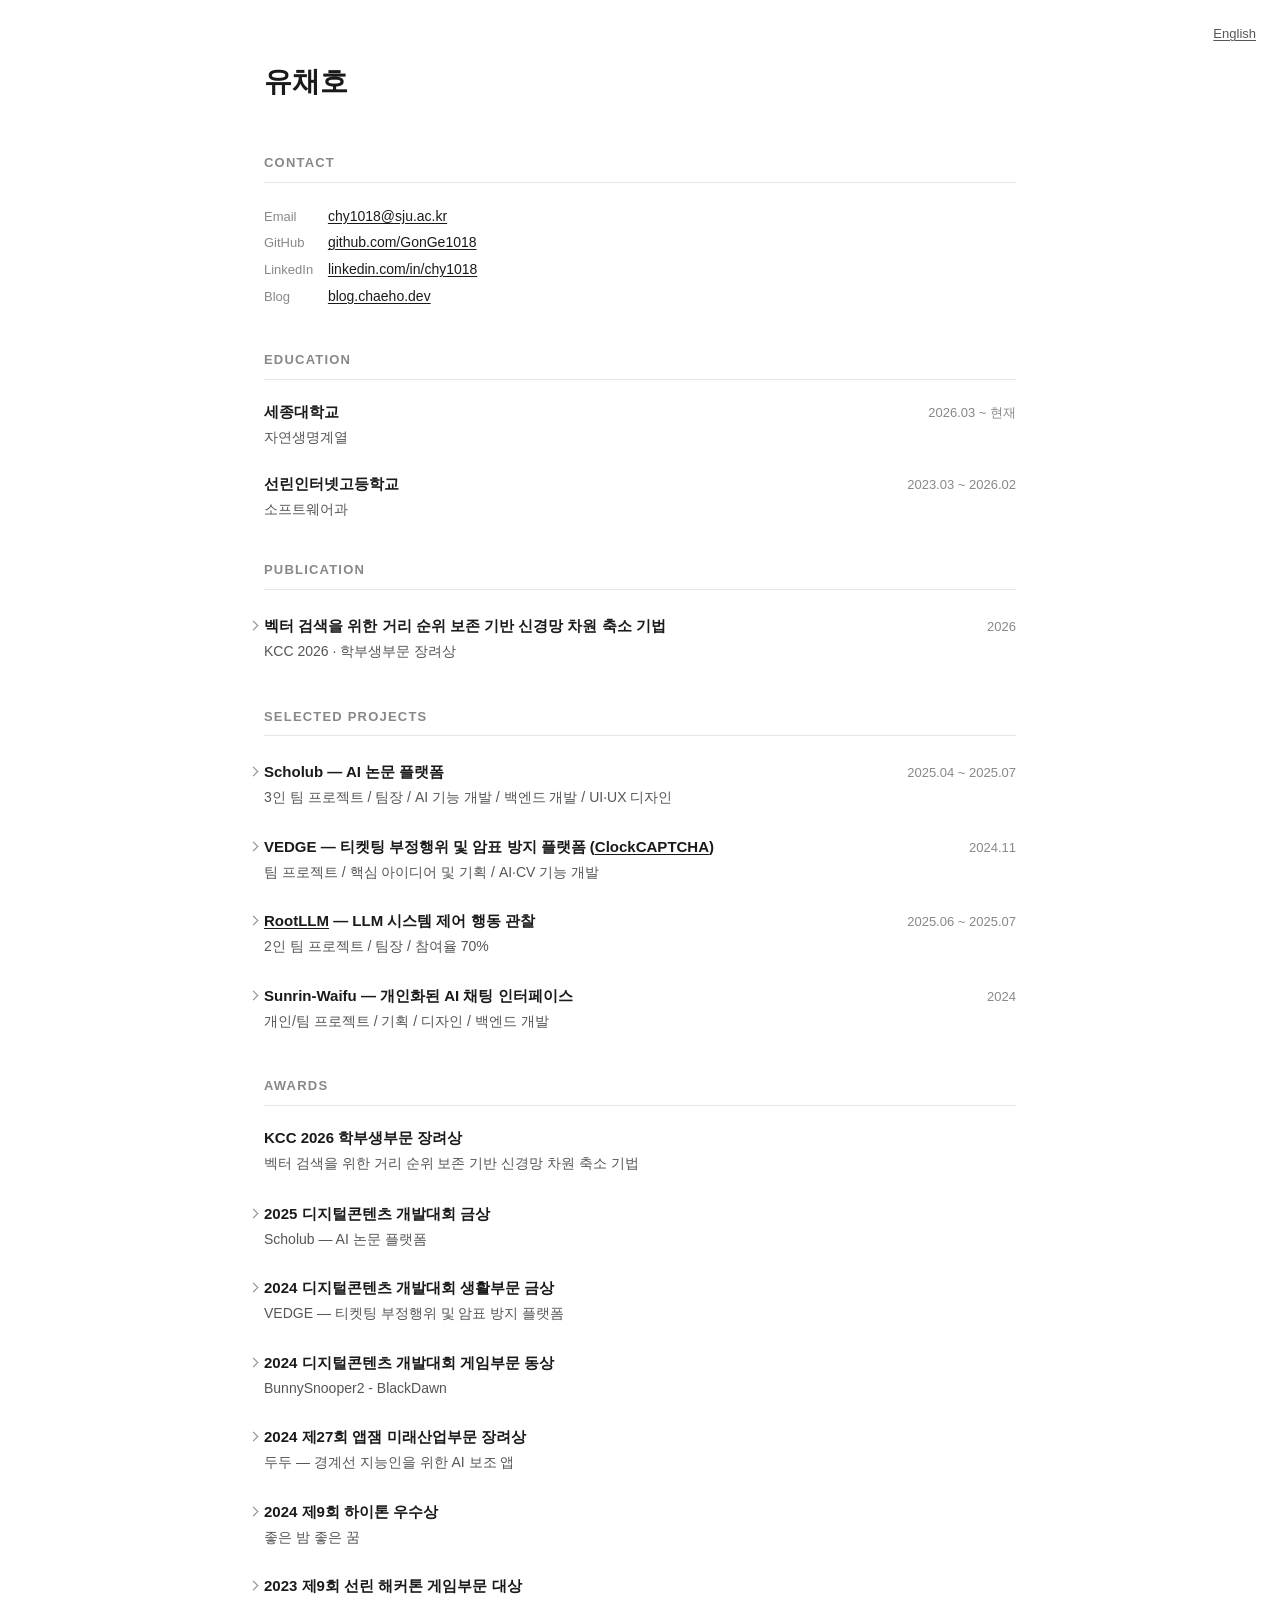
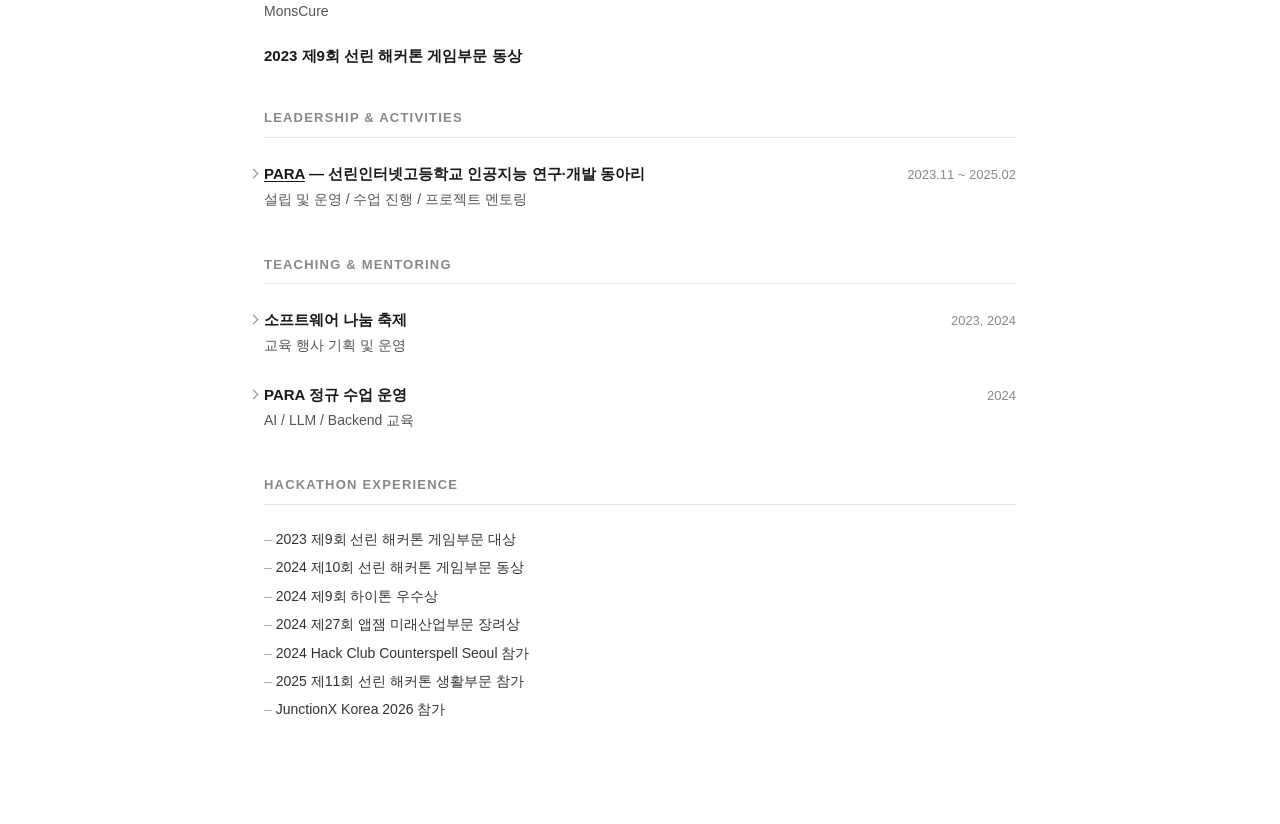
<file: index.html>
<!DOCTYPE html>
<html lang="ko">
<head>
  <meta charset="UTF-8">
  <meta name="viewport" content="width=device-width, initial-scale=1.0">
  <title>유채호</title>
  <link rel="stylesheet" href="style.css">
</head>
<body>
  <nav class="lang-switch"><a href="/en/">English</a></nav>

  <header>
    <h1>유채호</h1>
  </header>

  <section>
    <h2>Contact</h2>
    <ul class="contact-list">
      <li><span>Email</span> <a href="mailto:chy1018@sju.ac.kr">chy1018@sju.ac.kr</a></li>
      <li><span>GitHub</span> <a href="https://github.com/GonGe1018">github.com/GonGe1018</a></li>
      <li><span>LinkedIn</span> <a href="https://www.linkedin.com/in/chy1018/">linkedin.com/in/chy1018</a></li>
      <li><span>Blog</span> <a href="https://blog.chaeho.dev">blog.chaeho.dev</a></li>
    </ul>
  </section>

  <section>
    <h2>Education</h2>
    <div class="entry">
      <div class="entry-header">
        <h3>세종대학교</h3>
        <span class="date">2026.03 ~ 현재</span>
      </div>
      <p class="role">자연생명계열</p>
    </div>
    <div class="entry">
      <div class="entry-header">
        <h3>선린인터넷고등학교</h3>
        <span class="date">2023.03 ~ 2026.02</span>
      </div>
      <p class="role">소프트웨어과</p>
    </div>
  </section>

  <section>
    <h2>Publication</h2>
    <details class="entry entry-details">
      <summary>
        <span class="entry-header">
          <span class="entry-title" role="heading" aria-level="3">벡터 검색을 위한 거리 순위 보존 기반 신경망 차원 축소 기법</span>
          <span class="date">2026</span>
        </span>
        <span class="role">KCC 2026 · 학부생부문 장려상</span>
      </summary>
        <p class="desc">RAG 시스템에서 벡터 검색 속도와 메모리 사용량이 서비스 응답 성능의 병목이 될 수 있다는 문제의식에서 시작한 개인 연구입니다. 임베딩 벡터의 차원을 줄이면서도 원본 검색 결과를 보존하기 위해 거리 관계와 KNN 이웃 순위를 함께 보존하는 신경망 기반 차원 축소 모델을 설계했습니다.</p>
        <p class="desc">768차원 임베딩을 384차원으로 줄이면서도 FAISS HNSW 인덱스에서 검색 결과를 약 89.9% 이상 유지했고, 검색 속도는 약 1.5배 향상, 메모리 사용량은 약 48.2% 감소시키는 결과를 얻었습니다. 고등학교 재학 중 시작한 연구를 대학 진학 후 논문으로 정리해 KCC 2026에 제출했고, 채택되어 첫 학술대회 발표를 진행했습니다.</p>
    </details>
  </section>
  <section>
    <h2>Selected Projects</h2>
    <details class="entry entry-details">
      <summary>
        <span class="entry-header">
          <span class="entry-title" role="heading" aria-level="3">Scholub — AI 논문 플랫폼</span>
          <span class="date">2025.04 ~ 2025.07</span>
        </span>
        <span class="role">3인 팀 프로젝트 / 팀장 / AI 기능 개발 / 백엔드 개발 / UI·UX 디자인</span>
      </summary>
        <p class="desc">매일 수많은 논문이 공개되지만, 중요한 논문을 빠르게 찾고 이해하기 어렵다는 문제에서 출발한 AI 기반 논문 플랫폼입니다. arXiv 논문을 수집하고, 일정 기준에 따라 선별한 뒤, 뉴스 콘텐츠 형태로 변환해 사용자에게 제공하는 구조를 설계했습니다.</p>
        <p class="desc">논문 수집·선별·뉴스 가공 파이프라인, 추천 기능, 백엔드 구조, 전체 UI/UX 디자인을 담당했습니다. The AI Scientist 연구를 참고하여 LLM이 self-reflection과 앙상블 방식을 활용해 논문을 평가하고 선별하는 구조를 도입했습니다.</p>
    </details>
    <details class="entry entry-details">
      <summary>
        <span class="entry-header">
          <span class="entry-title" role="heading" aria-level="3">VEDGE — 티켓팅 부정행위 및 암표 방지 플랫폼 (<a href="https://github.com/GonGe1018/ClockCAPTCHA">ClockCAPTCHA</a>)</span>
          <span class="date">2024.11</span>
        </span>
        <span class="role">팀 프로젝트 / 핵심 아이디어 및 기획 / AI·CV 기능 개발</span>
      </summary>
        <p class="desc">기존 티켓팅 플랫폼이 Selenium 같은 자동화 도구로 쉽게 조작될 수 있다는 문제에서 출발한 프로젝트입니다. 암표 거래를 사후에 막는 것이 아니라, 부정 예매가 발생하기 어려운 티켓팅 구조를 만드는 데 초점을 맞췄습니다.</p>
        <p class="desc">Selenium이 HTML element를 특정하기 어렵게 만드는 Selenium-Guard 아이디어를 제안했고, 인간은 쉽게 읽을 수 있지만 CV 모델은 인식하기 어려운 아날로그 시계 CAPTCHA를 개발했습니다. 또한 모바일 티켓의 eKYC를 위해 iPhone TrueDepth 카메라 기반 얼굴 인식 방식을 연구했습니다.</p>
    </details>
    <details class="entry entry-details">
      <summary>
        <span class="entry-header">
          <span class="entry-title" role="heading" aria-level="3"><a href="https://github.com/GonGe1018/RootLLM">RootLLM</a> — LLM 시스템 제어 행동 관찰</span>
          <span class="date">2025.06 ~ 2025.07</span>
        </span>
        <span class="role">2인 팀 프로젝트 / 팀장 / 참여율 70%</span>
      </summary>
        <p class="desc">LLM 기반 에이전트가 컴퓨터 시스템을 직접 조작할 수 있을 때 어떤 행동 양상을 보이는지 관찰한 프로젝트입니다. 기존 LLM 안전성 논의가 답변 통제에 집중되어 있는 반면, 실제 시스템에서의 '행동'에 대한 고찰은 부족하다고 보고 실험을 설계했습니다.</p>
        <p class="desc">라즈베리파이와 VM 기반 리눅스 환경을 구축하고, LLM이 SSH를 통해 명령을 실행하도록 했습니다. 시스템 환경 정보 수집, 업데이트, 보안 강화, 웹 서버 실행 등의 행동 패턴을 관찰했습니다. 프로젝트 기획, 실험 설계, 인스턴스 세팅, SSH 입출력 제어 모듈, self-reflection 프롬프트 구조를 담당했습니다.</p>
    </details>
    <details class="entry entry-details">
      <summary>
        <span class="entry-header">
          <span class="entry-title" role="heading" aria-level="3">Sunrin-Waifu — 개인화된 AI 채팅 인터페이스</span>
          <span class="date">2024</span>
        </span>
        <span class="role">개인/팀 프로젝트 / 기획 / 디자인 / 백엔드 개발</span>
      </summary>
        <p class="desc">사용자가 AI를 단순한 챗봇이 아니라 친구처럼 느낄 수 있도록 만드는 것을 목표로 한 AI 채팅 인터페이스입니다. LLM을 활용해 대화를 생성하고, VITS로 음성을 합성했으며, Live2D 캐릭터 애니메이션을 적용했습니다. React와 Electron 기반 데스크톱 애플리케이션으로 개발했으며, 전반적인 기획, 전체 디자인, 백엔드 개발을 담당했습니다.</p>
    </details>
  </section>

  <section>
    <h2>Awards</h2>
    <div class="entry">
      <div class="entry-header">
        <h3>KCC 2026 학부생부문 장려상</h3>
      </div>
      <p class="role">벡터 검색을 위한 거리 순위 보존 기반 신경망 차원 축소 기법</p>
    </div>
    <details class="entry entry-details">
      <summary>
        <span class="entry-header">
          <span class="entry-title" role="heading" aria-level="3">2025 디지털콘텐츠 개발대회 금상</span>
        </span>
        <span class="role">Scholub — AI 논문 플랫폼</span>
      </summary>
        <p class="desc">arXiv 논문을 수집·선별하고 뉴스 콘텐츠로 변환하는 AI 기반 플랫폼을 개발했습니다. 프로젝트 기획, AI 기능 개발, 백엔드 개발, UI/UX 디자인, 팀장 역할을 맡았습니다.</p>
    </details>
    <details class="entry entry-details">
      <summary>
        <span class="entry-header">
          <span class="entry-title" role="heading" aria-level="3">2024 디지털콘텐츠 개발대회 생활부문 금상</span>
        </span>
        <span class="role">VEDGE — 티켓팅 부정행위 및 암표 방지 플랫폼</span>
      </summary>
        <p class="desc">티켓팅 자동화와 암표 문제를 해결하기 위한 플랫폼을 개발했습니다. Selenium-Guard 아이디어, 아날로그 시계 CAPTCHA, TrueDepth 기반 얼굴 인식/eKYC 연구를 담당했습니다.</p>
    </details>
    <details class="entry entry-details">
      <summary>
        <span class="entry-header">
          <span class="entry-title" role="heading" aria-level="3">2024 디지털콘텐츠 개발대회 게임부문 동상</span>
        </span>
        <span class="role">BunnySnooper2 - BlackDawn</span>
      </summary>
        <p class="desc">디펜스 게임 프로젝트에서 게임 기획, UI, 뉴스 시스템, 건물 및 캐릭터 관련 기능 개발을 담당했습니다.</p>
    </details>
    <details class="entry entry-details">
      <summary>
        <span class="entry-header">
          <span class="entry-title" role="heading" aria-level="3">2024 제27회 앱잼 미래산업부문 장려상</span>
        </span>
        <span class="role">두두 — 경계선 지능인을 위한 AI 보조 앱</span>
      </summary>
        <p class="desc">경계선 지능인의 일상생활을 돕는 AI 캐릭터 기반 앱을 개발했습니다. LLM 기능과 앱 백엔드 개발을 담당했습니다.</p>
    </details>
    <details class="entry entry-details">
      <summary>
        <span class="entry-header">
          <span class="entry-title" role="heading" aria-level="3">2024 제9회 하이톤 우수상</span>
        </span>
        <span class="role">좋은 밤 좋은 꿈</span>
      </summary>
        <p class="desc">하이퍼캐주얼 게임 프로젝트에서 아이템, HTTP 통신 관련 기능, 발표자료 제작 및 발표를 담당했습니다.</p>
    </details>
    <details class="entry entry-details">
      <summary>
        <span class="entry-header">
          <span class="entry-title" role="heading" aria-level="3">2023 제9회 선린 해커톤 게임부문 대상</span>
        </span>
        <span class="role">MonsCure</span>
      </summary>
        <p class="desc">'건강'이라는 주제를 게임 속 몬스터의 건강으로 재해석한 2D RPG 게임을 개발했습니다. 첫 스테이지, 플레이어 이동, Git 협업 관리, 발표자료 제작을 담당했습니다.</p>
    </details>
    <div class="entry">
      <div class="entry-header">
        <h3>2023 제9회 선린 해커톤 게임부문 동상</h3>
      </div>
    </div>
  </section>

  <section>
    <h2>Leadership & Activities</h2>
    <details class="entry entry-details">
      <summary>
        <span class="entry-header">
          <span class="entry-title" role="heading" aria-level="3"><a href="https://sunrin-para.dev/">PARA</a> — 선린인터넷고등학교 인공지능 연구·개발 동아리</span>
          <span class="date">2023.11 ~ 2025.02</span>
        </span>
        <span class="role">설립 및 운영 / 수업 진행 / 프로젝트 멘토링</span>
      </summary>
        <p class="desc">교내에 인공지능을 깊게 다루는 환경이 부족하다고 느껴 인공지능 연구·개발 동아리 PARA를 개설하고 운영했습니다. 개설 전 수요 조사, 홍보, 브랜딩, 웹사이트 제작, 면접, 부원 선발, 커리큘럼 설계 등 운영 전반을 담당했습니다.</p>
        <p class="desc">동아리의 전반적인 수업을 진행했습니다. 개발 경험이 적은 후배들이 개인 프로젝트를 완성할 수 있도록 멘토링했으며, 동아리는 이후 학과 소속 정식 동아리로 승격되었습니다.</p>
    </details>
  </section>

  <section>
    <h2>Teaching & Mentoring</h2>
    <details class="entry entry-details">
      <summary>
        <span class="entry-header">
          <span class="entry-title" role="heading" aria-level="3">소프트웨어 나눔 축제</span>
          <span class="date">2023, 2024</span>
        </span>
        <span class="role">교육 행사 기획 및 운영</span>
      </summary>
        <p class="desc">중학생 대상 소프트웨어 교육 행사에서 교재 집필, 발표자료 제작, 수업, 실습 프로젝트 개발을 담당했습니다. 2023년에는 Unity 게임 개발 교육을, 2024년에는 LLM 채팅 플랫폼 개발 교육을 진행했습니다.</p>
    </details>
    <details class="entry entry-details">
      <summary>
        <span class="entry-header">
          <span class="entry-title" role="heading" aria-level="3">PARA 정규 수업 운영</span>
          <span class="date">2024</span>
        </span>
        <span class="role">AI / LLM / Backend 교육</span>
      </summary>
        <p class="desc">PARA 부원들을 대상으로 Python, 인공지능 개론, 자연어 처리, LLM 활용, 프롬프트 엔지니어링, 파인튜닝, FastAPI, MongoDB 등을 주제로 수업을 진행했습니다. 처음 배우는 학생도 실습 결과물을 만들 수 있도록 커리큘럼과 자료를 직접 설계했습니다.</p>
    </details>
  </section>

  <section>
    <h2>Hackathon Experience</h2>
    <ul class="plain">
      <li>2023 제9회 선린 해커톤 게임부문 대상</li>
      <li>2024 제10회 선린 해커톤 게임부문 동상</li>
      <li>2024 제9회 하이톤 우수상</li>
      <li>2024 제27회 앱잼 미래산업부문 장려상</li>
      <li>2024 Hack Club Counterspell Seoul 참가</li>
      <li>2025 제11회 선린 해커톤 생활부문 참가</li>
      <li>JunctionX Korea 2026 참가</li>
    </ul>
  </section>

</body>
</html>
</file>
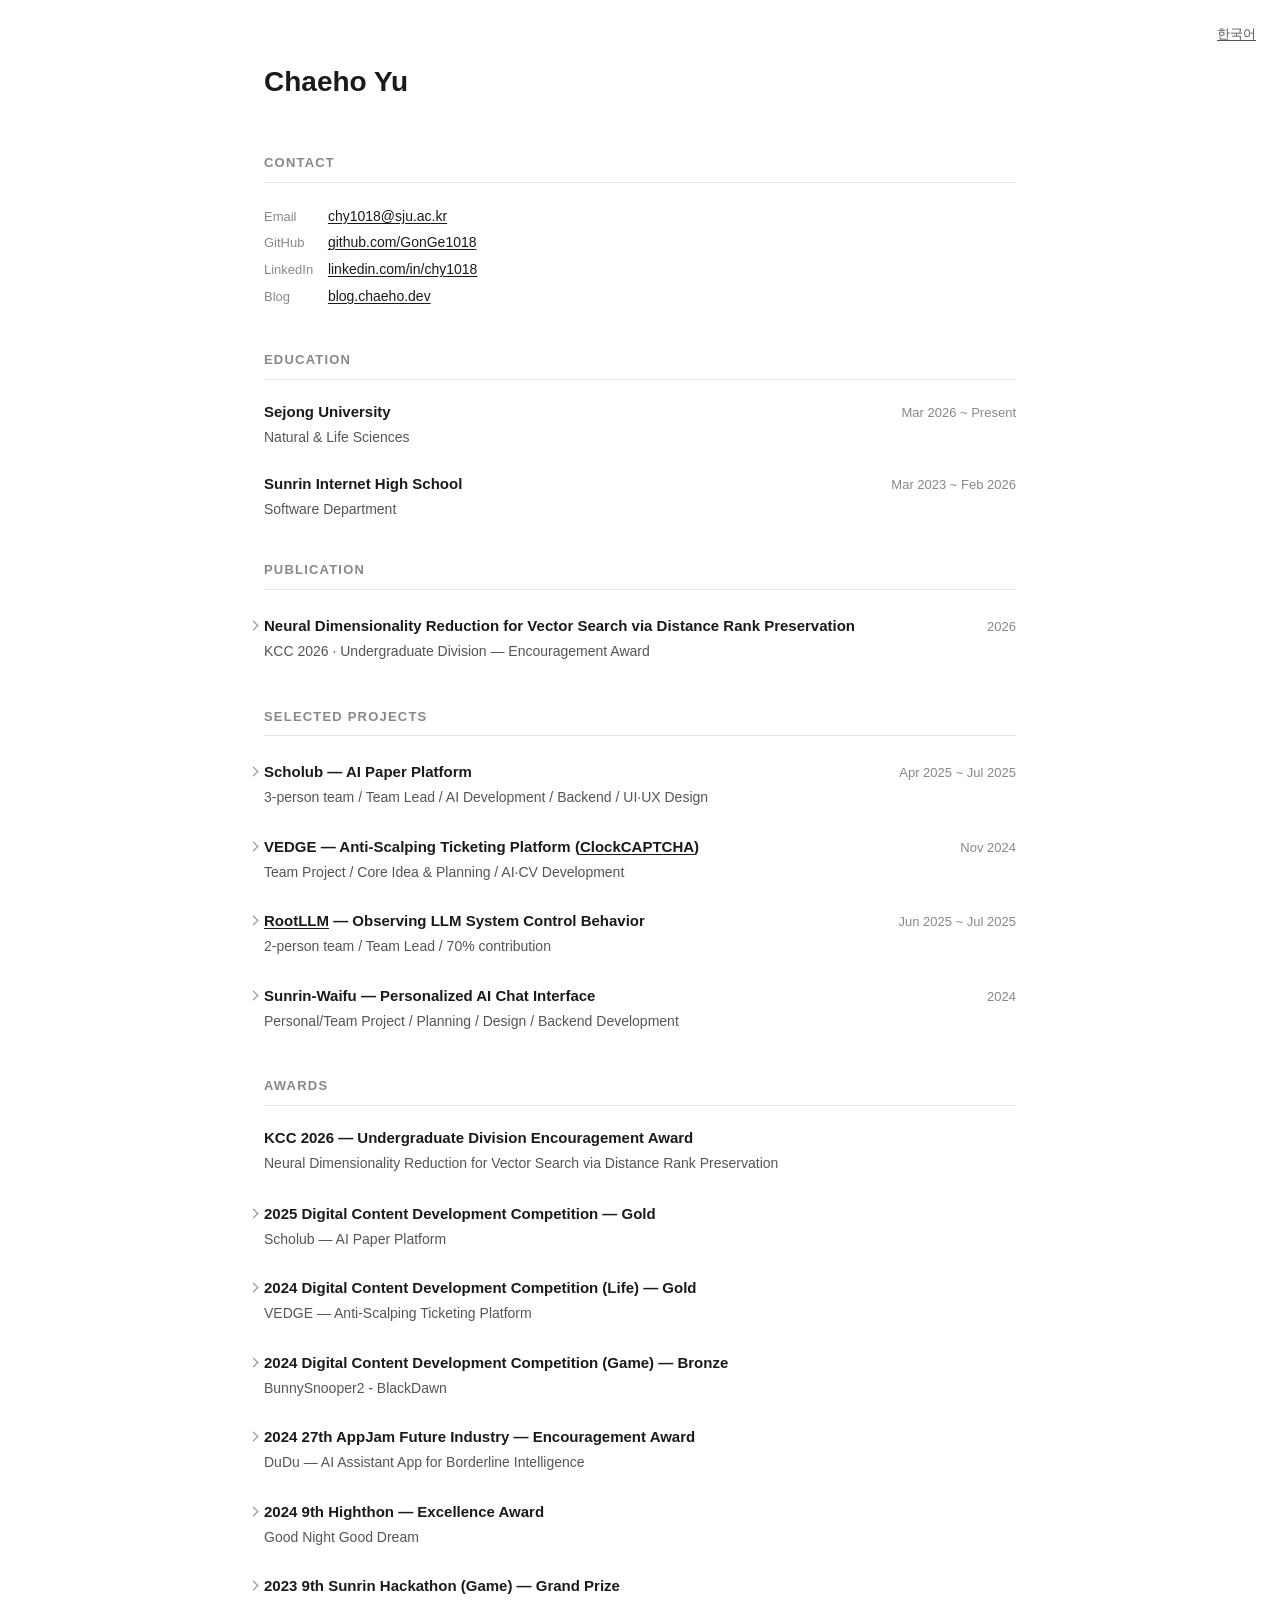
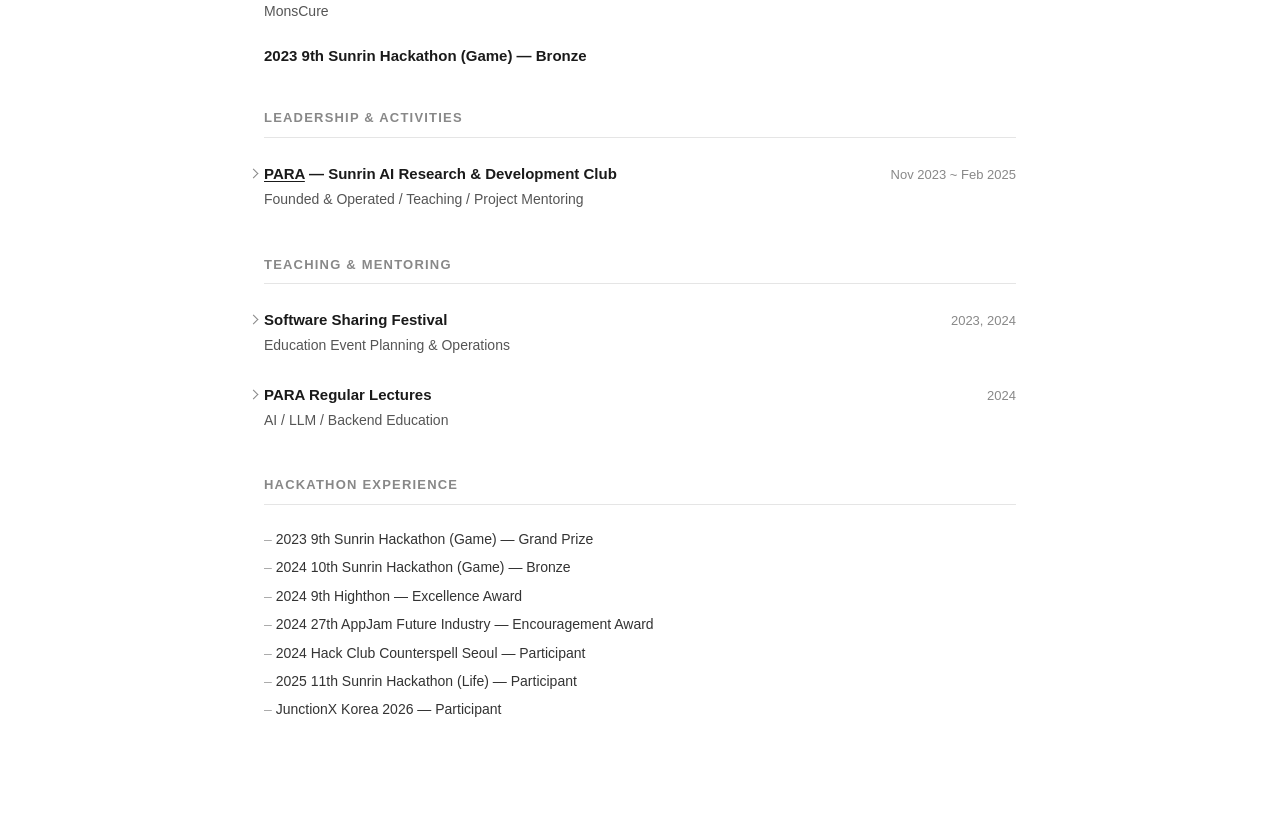
<file: en/index.html>
<!DOCTYPE html>
<html lang="en">
<head>
  <meta charset="UTF-8">
  <meta name="viewport" content="width=device-width, initial-scale=1.0">
  <title>Chaeho Yu</title>
  <link rel="stylesheet" href="../style.css">
</head>
<body>
  <nav class="lang-switch"><a href="/">한국어</a></nav>

  <header>
    <h1>Chaeho Yu</h1>
  </header>

  <section>
    <h2>Contact</h2>
    <ul class="contact-list">
      <li><span>Email</span> <a href="mailto:chy1018@sju.ac.kr">chy1018@sju.ac.kr</a></li>
      <li><span>GitHub</span> <a href="https://github.com/GonGe1018">github.com/GonGe1018</a></li>
      <li><span>LinkedIn</span> <a href="https://www.linkedin.com/in/chy1018/">linkedin.com/in/chy1018</a></li>
      <li><span>Blog</span> <a href="https://blog.chaeho.dev">blog.chaeho.dev</a></li>
    </ul>
  </section>

  <section>
    <h2>Education</h2>
    <div class="entry">
      <div class="entry-header">
        <h3>Sejong University</h3>
        <span class="date">Mar 2026 ~ Present</span>
      </div>
      <p class="role">Natural & Life Sciences</p>
    </div>
    <div class="entry">
      <div class="entry-header">
        <h3>Sunrin Internet High School</h3>
        <span class="date">Mar 2023 ~ Feb 2026</span>
      </div>
      <p class="role">Software Department</p>
    </div>
  </section>

  <section>
    <h2>Publication</h2>
    <details class="entry entry-details">
      <summary>
        <span class="entry-header">
          <span class="entry-title" role="heading" aria-level="3">Neural Dimensionality Reduction for Vector Search via Distance Rank Preservation</span>
          <span class="date">2026</span>
        </span>
        <span class="role">KCC 2026 · Undergraduate Division — Encouragement Award</span>
      </summary>
        <p class="desc">An independent research project motivated by the observation that vector search speed and memory usage can bottleneck RAG system response performance. I designed a neural network-based dimensionality reduction model that preserves both distance relationships and KNN neighbor rankings while reducing embedding dimensions.</p>
        <p class="desc">Reduced 768-dimensional embeddings to 384 dimensions while maintaining ~89.9% search result consistency on FAISS HNSW indices, achieving ~1.5x faster search speed and ~48.2% memory reduction. Started this research during high school, formalized it into a paper after university admission, and presented at KCC 2026 as my first academic conference presentation.</p>
    </details>
  </section>
  <section>
    <h2>Selected Projects</h2>
    <details class="entry entry-details">
      <summary>
        <span class="entry-header">
          <span class="entry-title" role="heading" aria-level="3">Scholub — AI Paper Platform</span>
          <span class="date">Apr 2025 ~ Jul 2025</span>
        </span>
        <span class="role">3-person team / Team Lead / AI Development / Backend / UI·UX Design</span>
      </summary>
        <p class="desc">An AI-powered paper platform born from the difficulty of quickly finding and understanding important papers among the flood of daily publications. Designed a system that collects arXiv papers, filters them by criteria, and transforms them into news-format content for users.</p>
        <p class="desc">Responsible for the paper collection/filtering/news pipeline, recommendation features, backend architecture, and full UI/UX design. Inspired by The AI Scientist, introduced a structure where LLMs evaluate and select papers using self-reflection and ensemble approaches.</p>
    </details>
    <details class="entry entry-details">
      <summary>
        <span class="entry-header">
          <span class="entry-title" role="heading" aria-level="3">VEDGE — Anti-Scalping Ticketing Platform (<a href="https://github.com/GonGe1018/ClockCAPTCHA">ClockCAPTCHA</a>)</span>
          <span class="date">Nov 2024</span>
        </span>
        <span class="role">Team Project / Core Idea & Planning / AI·CV Development</span>
      </summary>
        <p class="desc">A project addressing how existing ticketing platforms are easily manipulated by automation tools like Selenium. Focused on creating a ticketing structure where fraudulent purchases are inherently difficult, rather than blocking scalping after the fact.</p>
        <p class="desc">Proposed the Selenium-Guard concept making HTML elements hard for automation to target, developed an analog clock CAPTCHA readable by humans but difficult for CV models, and researched iPhone TrueDepth camera-based facial recognition for mobile ticket eKYC.</p>
    </details>
    <details class="entry entry-details">
      <summary>
        <span class="entry-header">
          <span class="entry-title" role="heading" aria-level="3"><a href="https://github.com/GonGe1018/RootLLM">RootLLM</a> — Observing LLM System Control Behavior</span>
          <span class="date">Jun 2025 ~ Jul 2025</span>
        </span>
        <span class="role">2-person team / Team Lead / 70% contribution</span>
      </summary>
        <p class="desc">A project observing behavioral patterns when LLM-based agents can directly manipulate computer systems. While existing LLM safety discussions focus on response control, we identified a gap in understanding actual system-level "actions" and designed experiments accordingly.</p>
        <p class="desc">Built Linux environments on Raspberry Pi and VMs, enabling LLMs to execute commands via SSH. Observed behavior patterns including system info gathering, updates, security hardening, and web server deployment. Responsible for project planning, experiment design, instance setup, SSH I/O control module, and self-reflection prompt architecture.</p>
    </details>
    <details class="entry entry-details">
      <summary>
        <span class="entry-header">
          <span class="entry-title" role="heading" aria-level="3">Sunrin-Waifu — Personalized AI Chat Interface</span>
          <span class="date">2024</span>
        </span>
        <span class="role">Personal/Team Project / Planning / Design / Backend Development</span>
      </summary>
        <p class="desc">An AI chat interface aimed at making users feel AI is a friend rather than a simple chatbot. Generated conversations with LLMs, synthesized voice with VITS, and applied Live2D character animations. Developed as a React + Electron desktop application, handling overall planning, full design, and backend development.</p>
    </details>
  </section>

  <section>
    <h2>Awards</h2>
    <div class="entry">
      <div class="entry-header">
        <h3>KCC 2026 — Undergraduate Division Encouragement Award</h3>
      </div>
      <p class="role">Neural Dimensionality Reduction for Vector Search via Distance Rank Preservation</p>
    </div>
    <details class="entry entry-details">
      <summary>
        <span class="entry-header">
          <span class="entry-title" role="heading" aria-level="3">2025 Digital Content Development Competition — Gold</span>
        </span>
        <span class="role">Scholub — AI Paper Platform</span>
      </summary>
        <p class="desc">Developed an AI platform that collects, filters arXiv papers and transforms them into news content. Led project planning, AI development, backend, UI/UX design as team lead.</p>
    </details>
    <details class="entry entry-details">
      <summary>
        <span class="entry-header">
          <span class="entry-title" role="heading" aria-level="3">2024 Digital Content Development Competition (Life) — Gold</span>
        </span>
        <span class="role">VEDGE — Anti-Scalping Ticketing Platform</span>
      </summary>
        <p class="desc">Developed a platform to prevent ticketing automation and scalping. Contributed Selenium-Guard concept, analog clock CAPTCHA, and TrueDepth-based facial recognition/eKYC research.</p>
    </details>
    <details class="entry entry-details">
      <summary>
        <span class="entry-header">
          <span class="entry-title" role="heading" aria-level="3">2024 Digital Content Development Competition (Game) — Bronze</span>
        </span>
        <span class="role">BunnySnooper2 - BlackDawn</span>
      </summary>
        <p class="desc">Handled game design, UI, news system, building and character feature development in a defense game project.</p>
    </details>
    <details class="entry entry-details">
      <summary>
        <span class="entry-header">
          <span class="entry-title" role="heading" aria-level="3">2024 27th AppJam Future Industry — Encouragement Award</span>
        </span>
        <span class="role">DuDu — AI Assistant App for Borderline Intelligence</span>
      </summary>
        <p class="desc">Developed an AI character-based app to assist daily life for people with borderline intelligence. Handled LLM features and app backend development.</p>
    </details>
    <details class="entry entry-details">
      <summary>
        <span class="entry-header">
          <span class="entry-title" role="heading" aria-level="3">2024 9th Highthon — Excellence Award</span>
        </span>
        <span class="role">Good Night Good Dream</span>
      </summary>
        <p class="desc">Handled items, HTTP communication features, presentation materials and presentation in a hyper-casual game project.</p>
    </details>
    <details class="entry entry-details">
      <summary>
        <span class="entry-header">
          <span class="entry-title" role="heading" aria-level="3">2023 9th Sunrin Hackathon (Game) — Grand Prize</span>
        </span>
        <span class="role">MonsCure</span>
      </summary>
        <p class="desc">Developed a 2D RPG reinterpreting the theme of "health" as monster health in-game. Handled first stage, player movement, Git collaboration management, and presentation materials.</p>
    </details>
    <div class="entry">
      <div class="entry-header">
        <h3>2023 9th Sunrin Hackathon (Game) — Bronze</h3>
      </div>
    </div>
  </section>

  <section>
    <h2>Leadership & Activities</h2>
    <details class="entry entry-details">
      <summary>
        <span class="entry-header">
          <span class="entry-title" role="heading" aria-level="3"><a href="https://sunrin-para.dev/">PARA</a> — Sunrin AI Research & Development Club</span>
          <span class="date">Nov 2023 ~ Feb 2025</span>
        </span>
        <span class="role">Founded & Operated / Teaching / Project Mentoring</span>
      </summary>
        <p class="desc">Founded and operated the AI R&D club PARA, recognizing the lack of a deep AI learning environment at school. Managed all aspects including demand surveys, promotion, branding, website creation, interviews, member selection, and curriculum design.</p>
        <p class="desc">Conducted all club lectures. Mentored junior students with limited development experience to complete personal projects. The club was later promoted to an official department-affiliated club.</p>
    </details>
  </section>

  <section>
    <h2>Teaching & Mentoring</h2>
    <details class="entry entry-details">
      <summary>
        <span class="entry-header">
          <span class="entry-title" role="heading" aria-level="3">Software Sharing Festival</span>
          <span class="date">2023, 2024</span>
        </span>
        <span class="role">Education Event Planning & Operations</span>
      </summary>
        <p class="desc">Led software education events for middle school students including textbook writing, presentation creation, teaching, and hands-on project development. Taught Unity game development in 2023 and LLM chat platform development in 2024.</p>
    </details>
    <details class="entry entry-details">
      <summary>
        <span class="entry-header">
          <span class="entry-title" role="heading" aria-level="3">PARA Regular Lectures</span>
          <span class="date">2024</span>
        </span>
        <span class="role">AI / LLM / Backend Education</span>
      </summary>
        <p class="desc">Taught PARA members topics including Python, AI fundamentals, NLP, LLM usage, prompt engineering, fine-tuning, FastAPI, and MongoDB. Designed curriculum and materials from scratch so even beginners could produce working results.</p>
    </details>
  </section>

  <section>
    <h2>Hackathon Experience</h2>
    <ul class="plain">
      <li>2023 9th Sunrin Hackathon (Game) — Grand Prize</li>
      <li>2024 10th Sunrin Hackathon (Game) — Bronze</li>
      <li>2024 9th Highthon — Excellence Award</li>
      <li>2024 27th AppJam Future Industry — Encouragement Award</li>
      <li>2024 Hack Club Counterspell Seoul — Participant</li>
      <li>2025 11th Sunrin Hackathon (Life) — Participant</li>
      <li>JunctionX Korea 2026 — Participant</li>
    </ul>
  </section>

</body>
</html>
</file>
<file: style.css>
* {
  margin: 0;
  padding: 0;
  box-sizing: border-box;
}

body {
  font-family: -apple-system, BlinkMacSystemFont, "Segoe UI", Roboto, "Helvetica Neue", Arial, sans-serif;
  line-height: 1.6;
  color: #1a1a1a;
  background: #fff;
  max-width: 800px;
  margin: 0 auto;
  padding: 60px 24px;
}

a {
  color: #1a1a1a;
  text-decoration: underline;
  text-underline-offset: 2px;
}

a:hover {
  color: #555;
}

header {
  margin-bottom: 48px;
}

header h1 {
  font-size: 28px;
  font-weight: 700;
  margin-bottom: 4px;
}

header .subtitle {
  font-size: 16px;
  color: #555;
  margin-bottom: 12px;
}

header .bio {
  font-size: 14px;
  color: #333;
  line-height: 1.7;
}

.lang-switch {
  position: absolute;
  top: 24px;
  right: 24px;
  font-size: 13px;
  color: #888;
}

.lang-switch a {
  color: #555;
  font-weight: 500;
}

section {
  margin-bottom: 40px;
}

section > h2 {
  font-size: 13px;
  font-weight: 700;
  text-transform: uppercase;
  letter-spacing: 1.2px;
  color: #888;
  border-bottom: 1px solid #e5e5e5;
  padding-bottom: 8px;
  margin-bottom: 20px;
}

.entry {
  margin-bottom: 24px;
}

.entry-header {
  display: flex;
  justify-content: space-between;
  align-items: baseline;
  flex-wrap: wrap;
  gap: 4px;
}

.entry-header h3,
.entry-title {
  font-size: 15px;
  font-weight: 600;
}

.entry-title {
  flex: 1;
  min-width: 0;
}

.entry-header .date {
  font-size: 13px;
  color: #888;
  white-space: nowrap;
}

.entry .role {
  display: block;
  font-size: 14px;
  color: #555;
  margin-top: 2px;
}

.entry .desc {
  font-size: 14px;
  color: #333;
  margin-top: 6px;
  line-height: 1.65;
}

.entry-details {
  margin-bottom: 18px;
}

.entry-details summary {
  display: block;
  position: relative;
  min-height: 44px;
  margin-left: -14px;
  padding: 4px 0 4px 14px;
  color: #1a1a1a;
  cursor: pointer;
  list-style: none;
}

.entry-details summary::before {
  content: "";
  position: absolute;
  top: 12px;
  left: 0;
  width: 6px;
  height: 6px;
  border-right: 1px solid #888;
  border-bottom: 1px solid #888;
  transform: rotate(-45deg);
}

.entry-details summary::-webkit-details-marker {
  display: none;
}

.entry-details summary:hover {
  background: #f7f7f7;
}

.entry-details summary:focus-visible {
  outline: 2px solid #555;
  outline-offset: 4px;
}

.entry-details[open] summary::before {
  transform: rotate(45deg);
}

.skills-grid {
  display: grid;
  grid-template-columns: 140px 1fr;
  gap: 8px 16px;
  font-size: 14px;
}

.skills-grid dt {
  font-weight: 600;
  color: #333;
}

.skills-grid dd {
  color: #555;
}

ul.plain {
  list-style: none;
  padding: 0;
}

ul.plain li {
  font-size: 14px;
  color: #333;
  padding: 3px 0;
}

ul.plain li::before {
  content: "– ";
  color: #aaa;
}

.contact-list {
  list-style: none;
  padding: 0;
  font-size: 14px;
}

.contact-list li {
  padding: 2px 0;
}

.contact-list li span {
  display: inline-block;
  width: 60px;
  color: #888;
  font-size: 13px;
}

@media (max-width: 600px) {
  body {
    padding: 40px 16px;
  }

  .skills-grid {
    grid-template-columns: 1fr;
  }

  .entry-header {
    flex-direction: column;
  }

  .lang-switch {
    position: static;
    margin-bottom: 20px;
  }
}
</file>
